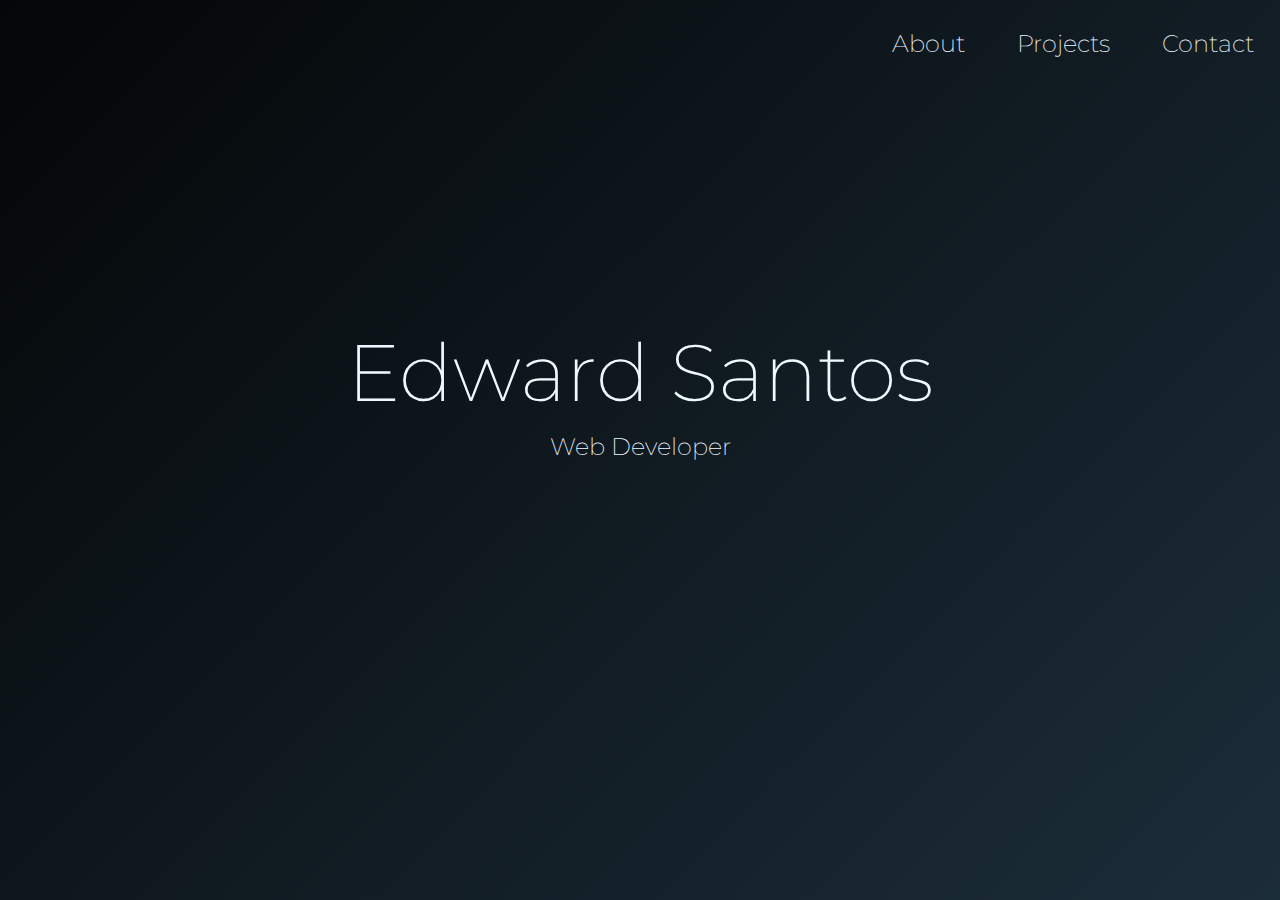
<file: index.html>
<!DOCTYPE html>
<html lang="en">
<head>
    <meta charset="UTF-8">
    <meta name="viewport" content="width=device-width, initial-scale=1.0">
    <title>Edward Santos | Web Developer</title>
    <link rel="icon" href="./images/e-letter.svg" type="image/x-icon">
    <link href="https://cdn.jsdelivr.net/npm/bootstrap@5.3.3/dist/css/bootstrap.min.css" rel="stylesheet" integrity="sha384-QWTKZyjpPEjISv5WaRU9OFeRpok6YctnYmDr5pNlyT2bRjXh0JMhjY6hW+ALEwIH" crossorigin="anonymous">
    <link rel="preconnect" href="https://fonts.googleapis.com">
<link rel="preconnect" href="https://fonts.gstatic.com" crossorigin>
<link href="https://fonts.googleapis.com/css2?family=Montserrat:ital,wght@0,100..900;1,100..900&display=swap" rel="stylesheet">
    <link rel="stylesheet" href="styles.css">
</head>
<body>
    <nav>
        <a href="./pages/about.html" class="nav-item">About</a>
        <a href="./pages/projects.html" class="nav-item">Projects</a>
        <a href="./pages/contact.html" class="nav-item">Contact</a>
    </nav>
    <section id="hero">
        <h1>Edward Santos</h1>
        <p class="text">Web Developer</p>
    </section>
</body>
</html>
</file>
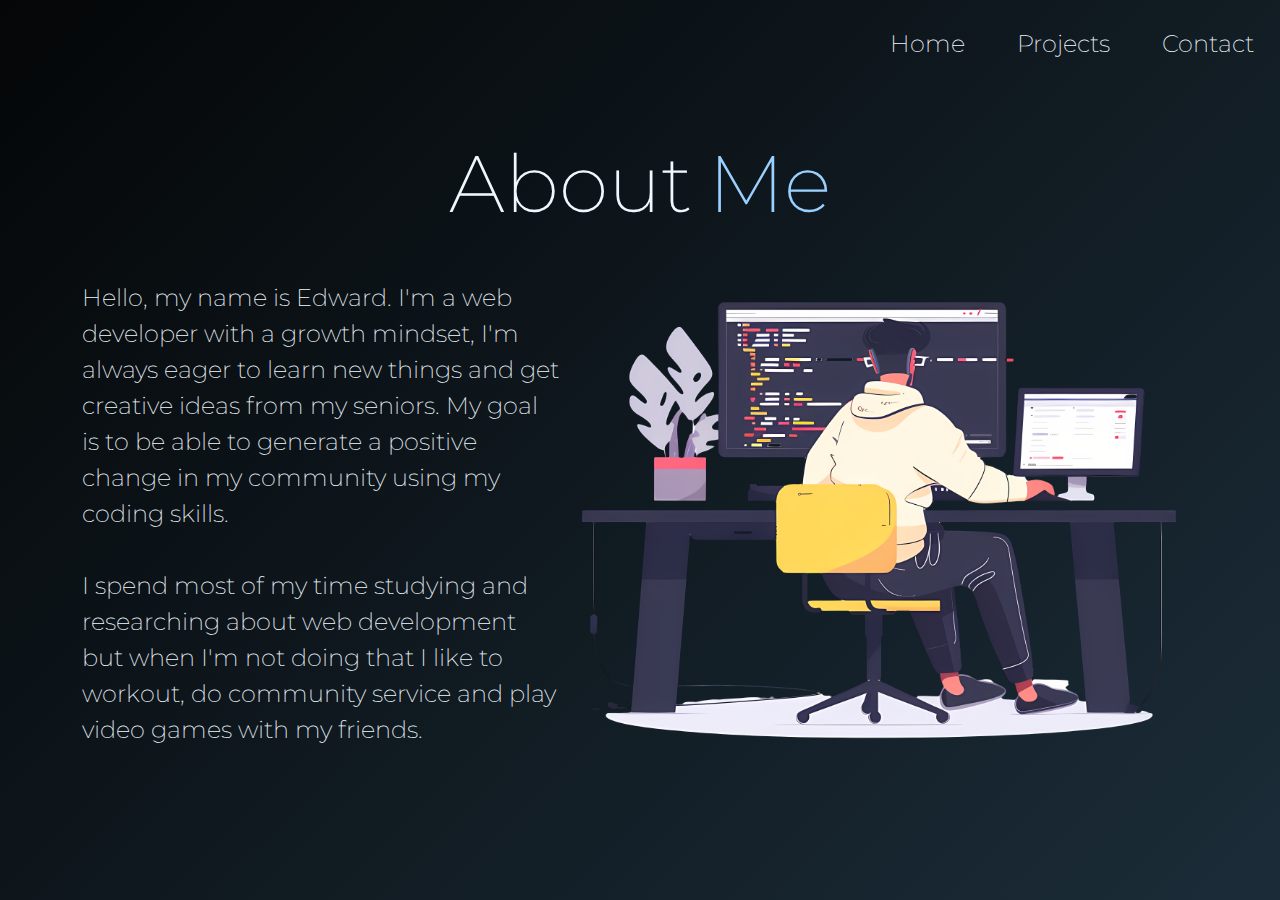
<file: pages/about.html>
<!DOCTYPE html>
<html lang="en">
<head>
    <meta charset="UTF-8">
    <meta name="viewport" content="width=device-width, initial-scale=1.0">
    <title>Edward Santos | Web Developer</title>
    <link rel="icon" href="../images/e-letter.svg" type="image/x-icon">
    <link href="https://cdn.jsdelivr.net/npm/bootstrap@5.3.3/dist/css/bootstrap.min.css" rel="stylesheet" integrity="sha384-QWTKZyjpPEjISv5WaRU9OFeRpok6YctnYmDr5pNlyT2bRjXh0JMhjY6hW+ALEwIH" crossorigin="anonymous">
    <link rel="preconnect" href="https://fonts.googleapis.com">
<link rel="preconnect" href="https://fonts.gstatic.com" crossorigin>
<link href="https://fonts.googleapis.com/css2?family=Montserrat:ital,wght@0,100..900;1,100..900&display=swap" rel="stylesheet">
    <link rel="stylesheet" href="../styles.css">
</head>
<body>
    <nav>
        <a href="../index.html" class="nav-item">Home</a>
        <a href="./projects.html" class="nav-item">Projects</a>
        <a href="./contact.html" class="nav-item">Contact</a>
    </nav>
    <section id="about">
        <h1 class="heading">About <span>Me</span></h1>
        <div class="container about-info">
            <p class="text">Hello, my name is Edward. I'm a web developer with a growth mindset, I'm always eager to learn new things and get creative ideas from my seniors. My goal is to be able to generate a positive change in my community using my coding skills.
<br><br>
            I spend most of my time studying and researching about web development but when I'm not doing that I like to workout, do community service and play video games with my friends. </p>
            <img src="../images/coding.png" alt="cartoon coding" height="480" class="about-img">
        </div>
    </section>
</body>
</html>
</file>
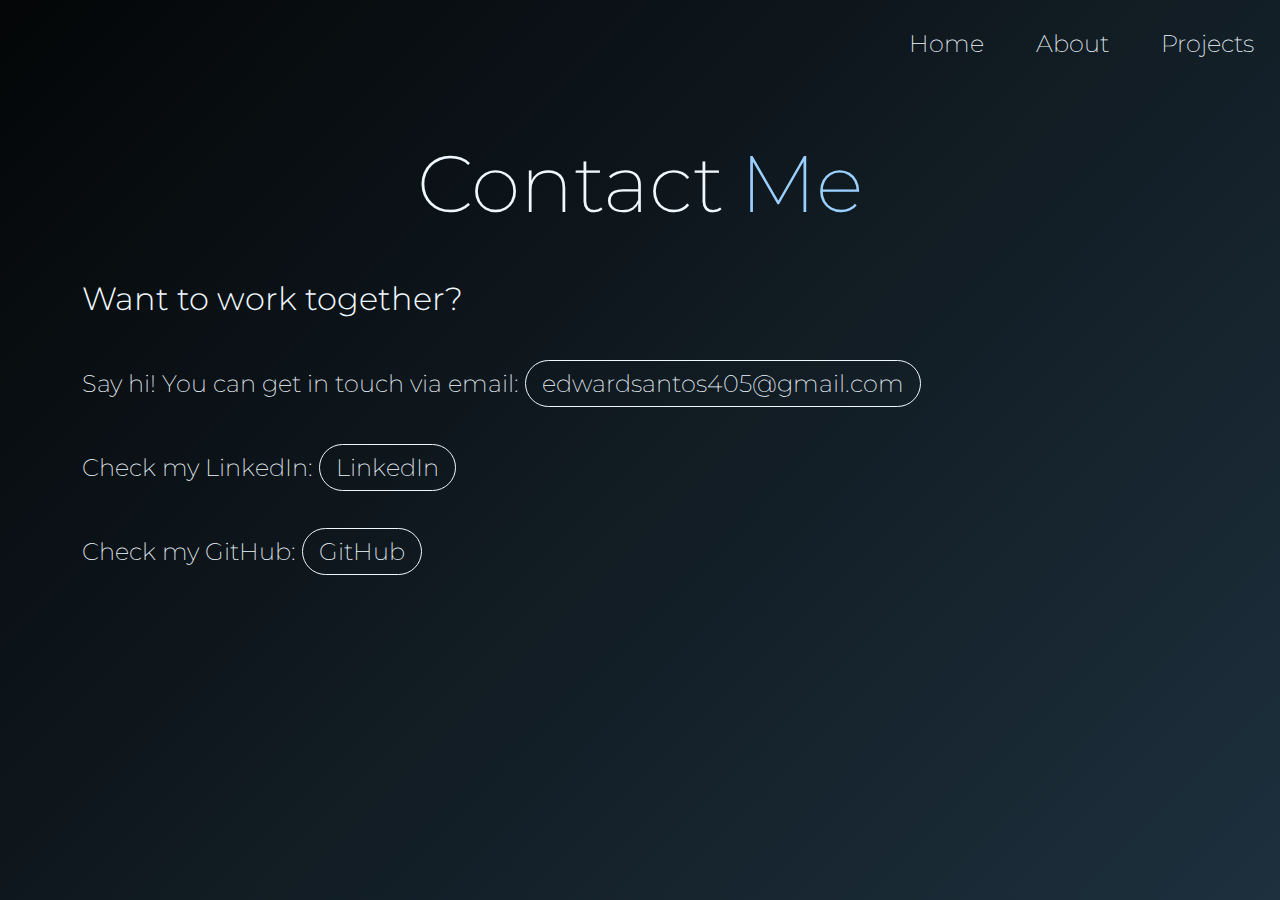
<file: pages/contact.html>
<!DOCTYPE html>
<html lang="en">
<head>
    <meta charset="UTF-8">
    <meta name="viewport" content="width=device-width, initial-scale=1.0">
    <title>Edward Santos | Web Developer</title>
    <link rel="icon" href="../images/e-letter.svg" type="image/x-icon">
    <link href="https://cdn.jsdelivr.net/npm/bootstrap@5.3.3/dist/css/bootstrap.min.css" rel="stylesheet" integrity="sha384-QWTKZyjpPEjISv5WaRU9OFeRpok6YctnYmDr5pNlyT2bRjXh0JMhjY6hW+ALEwIH" crossorigin="anonymous">
    <link rel="preconnect" href="https://fonts.googleapis.com">
<link rel="preconnect" href="https://fonts.gstatic.com" crossorigin>
<link href="https://fonts.googleapis.com/css2?family=Montserrat:ital,wght@0,100..900;1,100..900&display=swap" rel="stylesheet">
    <link rel="stylesheet" href="../styles.css">
</head>
<body>
    <nav>
        <a href="../index.html" class="nav-item">Home</a>
        <a href="./about.html" class="nav-item">About</a>
        <a href="./projects.html" class="nav-item">Projects</a>
    </nav>
    <section id="contact">
        <h1 class="heading">Contact <span>Me</span></h1>
        <div class="container">
            <div class="row">
                <h2 class="mb-5">Want to work together?</h2>
                <p class="text mb-5">Say hi! You can get in touch via email:  <a href="mailto:edwardsantos405@gmail.com" class="link-text">edwardsantos405@gmail.com</a></p>

                <p class="text mb-5">Check my LinkedIn: <a href="https://www.linkedin.com/in/edward-santos-/" class="link-text">LinkedIn</a></p>

                <p class="text">Check my GitHub: <a href="https://github.com/EdwardS02" class="link-text">GitHub</a></p>
            </div>
        </div>
    </section>
</body>
</html>
</file>
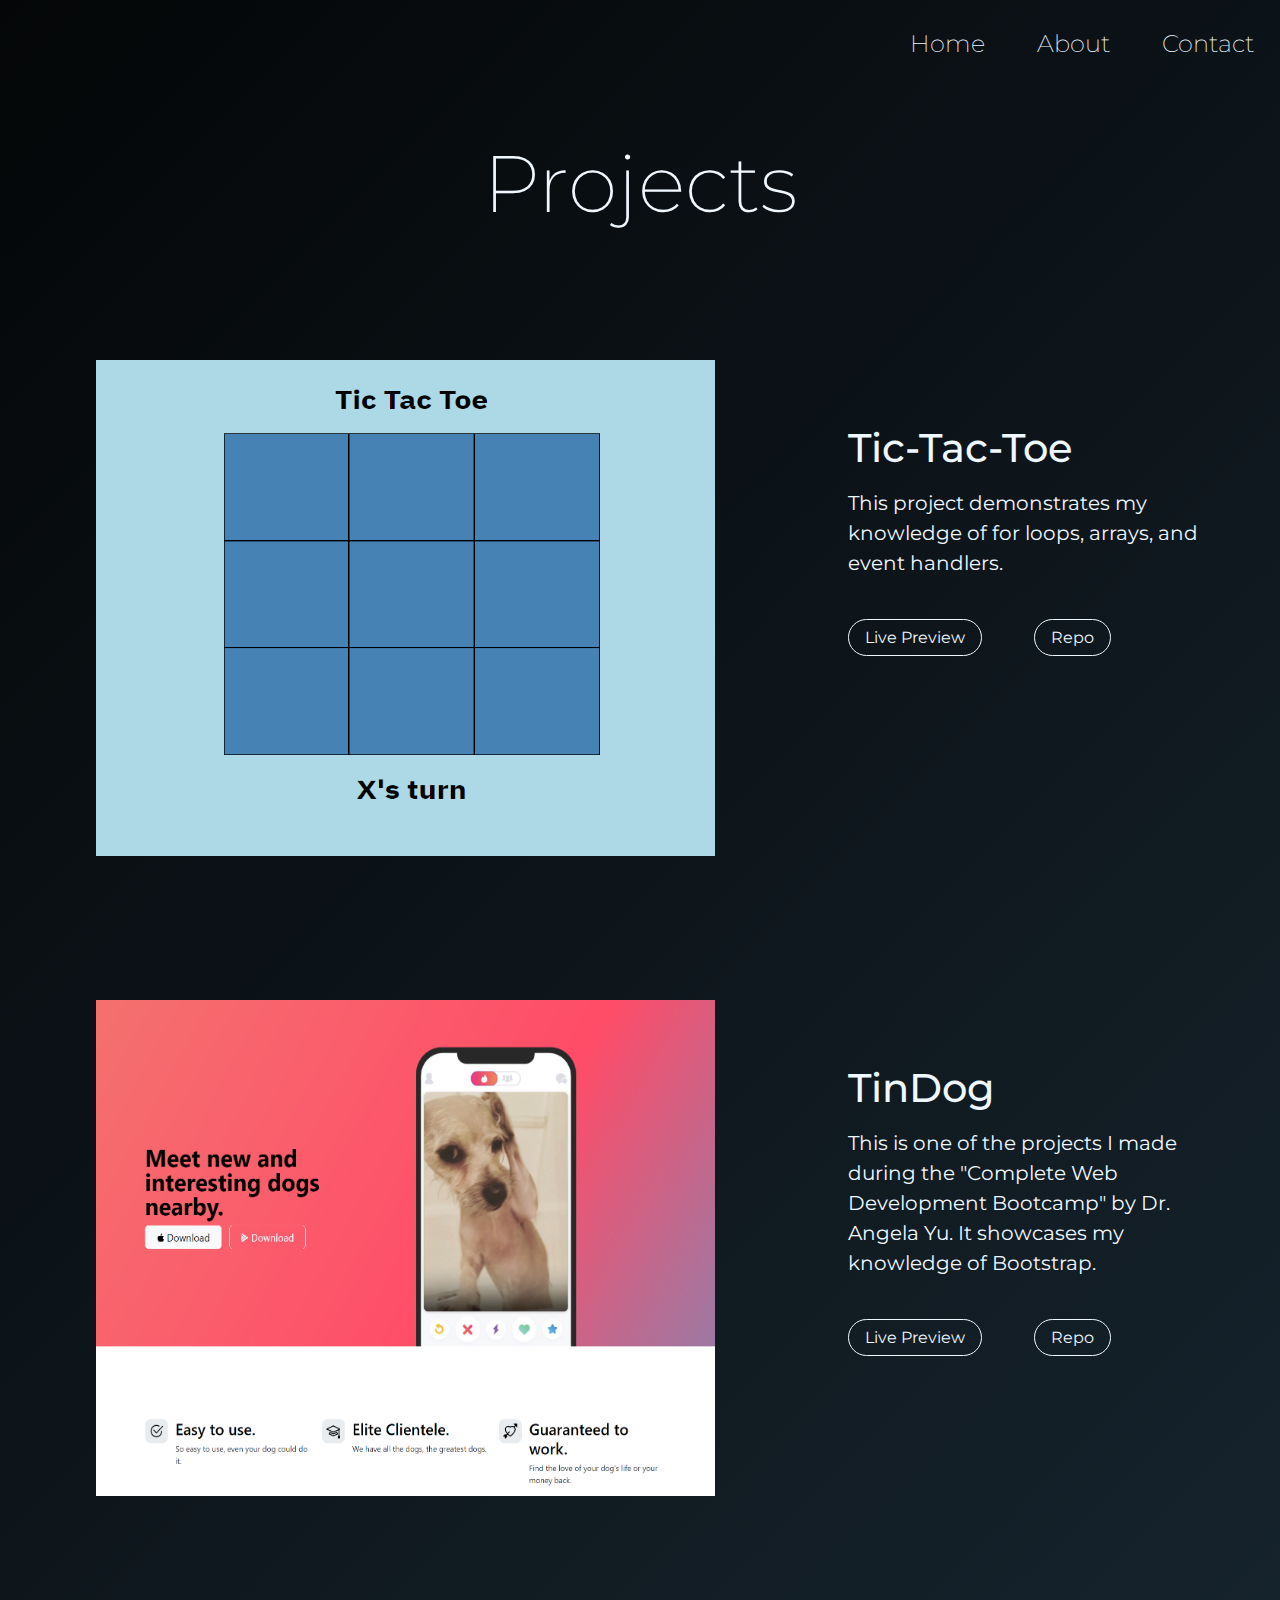
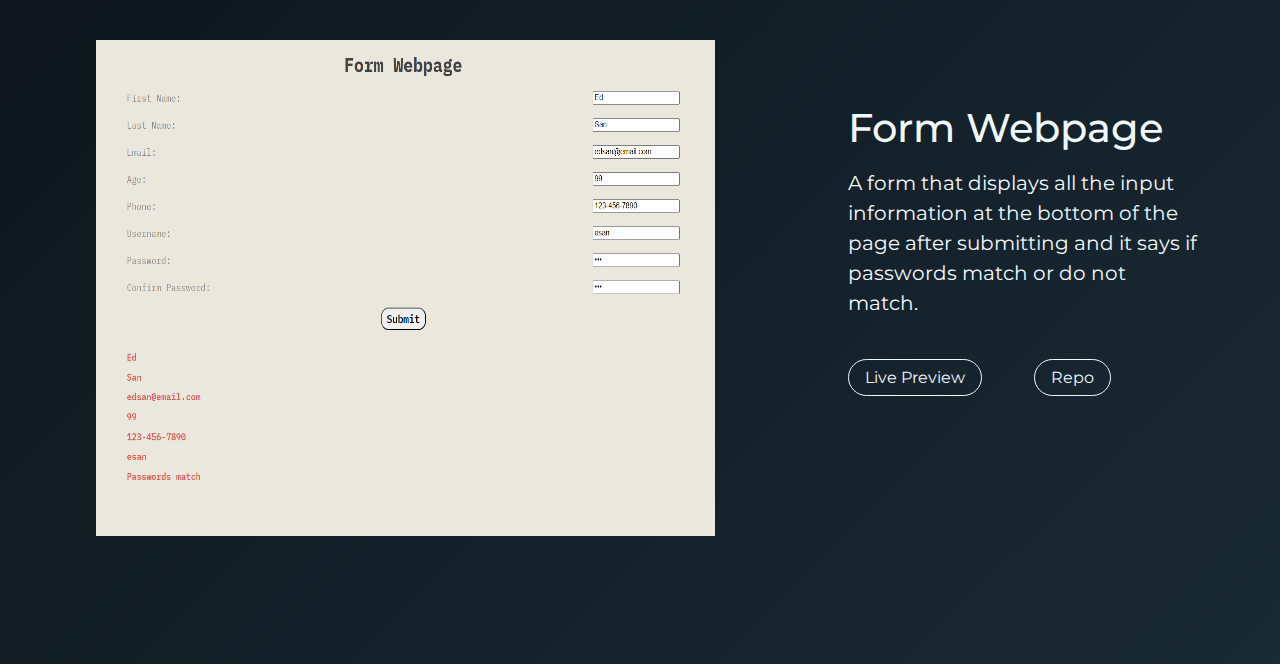
<file: pages/projects.html>
<!DOCTYPE html>
<html lang="en">
<head>
    <meta charset="UTF-8">
    <meta name="viewport" content="width=device-width, initial-scale=1.0">
    <title>Edward Santos | Web Developer</title>
    <link rel="icon" href="../images/e-letter.svg" type="image/x-icon">
    <link href="https://cdn.jsdelivr.net/npm/bootstrap@5.3.3/dist/css/bootstrap.min.css" rel="stylesheet" integrity="sha384-QWTKZyjpPEjISv5WaRU9OFeRpok6YctnYmDr5pNlyT2bRjXh0JMhjY6hW+ALEwIH" crossorigin="anonymous">
    <link rel="preconnect" href="https://fonts.googleapis.com">
<link rel="preconnect" href="https://fonts.gstatic.com" crossorigin>
<link href="https://fonts.googleapis.com/css2?family=Montserrat:ital,wght@0,100..900;1,100..900&display=swap" rel="stylesheet">
    <link rel="stylesheet" href="../styles.css">
</head>
<body>
    <nav>
        <a href="../index.html" class="nav-item">Home</a>
        <a href="./about.html" class="nav-item">About</a>
        <a href="./contact.html" class="nav-item">Contact</a>
    </nav>
    <section id="projects">
        <h1 class="heading">Projects</h1>
        <div class="project-container">
           <a href="https://edwards02.github.io/tic-tac-toe/" class="showcase" target="_blank">
                <div class="image-container">
                    <img src="../images/tic-tac-toe.png" alt="tic-tac-toe page" class="project-image">
                </div>
            </a>
            <div class="project-desc">
                <h3 class="mb-3 fs-1">Tic-Tac-Toe</h3>
                <p class="mb-5 fs-5">This project demonstrates my knowledge of for loops, arrays, and event handlers.</p>
                <a href="https://edwards02.github.io/tic-tac-toe/" class="link-text" target="_blank">Live Preview</a>
                <a href="https://github.com/EdwardS02/tic-tac-toe" class="link-text mx-5" target="_blank">Repo</a>
            </div>
           
        </div>
       
        <div class="project-container">
            <a href="https://edwards02.github.io/tindog/" class="showcase" target="_blank">
                <div class="image-container">
                    <img src="../images/tindog.png" alt="tindog page" class="project-image">
                </div>
            </a>
            <div class="project-desc">
                <h3 class="mb-3 fs-1">TinDog</h3>
                <p class="mb-5 fs-5">This is one of the projects I made during the "Complete Web Development Bootcamp" by Dr. Angela Yu. It showcases my knowledge of Bootstrap.</p>
                <a href="https://edwards02.github.io/tindog/" class="link-text" target="_blank">Live Preview</a>
                <a href="https://github.com/EdwardS02/tindog" class="link-text mx-5"  target="_blank">Repo</a>
            </div>
         </div>

         <div class="project-container">
            <a href="https://edwards02.github.io/form-webpage/" class="showcase" target="_blank">
                 <div class="image-container">
                     <img src="../images/form.png" alt="form page" class="project-image">
                 </div>
             </a>
             <div class="project-desc">
                 <h3 class="mb-3 fs-1">Form Webpage</h3>
                 <p class="mb-5 fs-5">A form that displays all the input information at the bottom of the page after submitting and it says if passwords match or do not match.</p>
                 <a href="https://edwards02.github.io/form-webpage/" class="link-text" target="_blank">Live Preview</a>
                 <a href="https://github.com/EdwardS02/form-webpage" class="link-text mx-5" target="_blank">Repo</a>
             </div>
            
         </div>
    </section>


</body>
</html>
</file>
<file: styles.css>
body {
    margin: 0;
    padding: 0;
    font-family: "Montserrat", sans-serif;
    background: linear-gradient(315deg, #c66975, #793b4a, #213645, #040607);
    background-size: 400% 400%;
    animation: gradient 15s ease infinite;
    height: 100%;
  }
  
  @keyframes gradient {
    0% {
      background-position: 0% 50%;
    }
    50% {
      background-position: 100% 50%;
    }
    100% {
      background-position: 0% 50%;
    }
  }

nav {
    display: flex;
    justify-content: end;
    gap: 2rem;
    padding: 1rem;
}

.nav-item {
    text-decoration: none;
    text-align: center;
    color: aliceblue;
    font-size: 1.5rem;
    font-weight: 200;
    padding: 10px;
    transition: .3s;
}

.nav-item:hover, span {
    color: rgb(154, 208, 255);
    transition: .3s;
}

#hero {
    display: flex;
    flex-direction: column;
    height: 70vh;
    justify-content: center;
    align-items: center;
}

h1 {
    color: aliceblue;
    font-size: 5rem;
    font-weight: 200;
}

.text {
    color: aliceblue;
    font-weight: 200;
    font-size: 1.5rem;
}

.heading {
  display: flex;
  justify-content: center;
  gap: 1rem;
  margin: 3rem;
}

.container {
  display: flex;
}

.project-container {
  display: flex;
  margin: 7rem 5rem;
  gap: 3rem;
}

.image-container {
  width: 45rem;
  height: 33rem;
  padding: 1rem;
  transition: .3s;
}

.project-image {
  width: 90%;
  height: 100%;
}

.image-container:hover {
  background-color: #04060772;
  transition: 1s;
}

.project-desc {
  color: aliceblue;
  position: relative;
  top: 5rem;
}

.link-text {
  color: aliceblue;
  text-decoration: none;
  border: 1px solid aliceblue;
  padding: .5rem 1rem;
  border-radius: 1.5rem;
  transition: .3s;
}

.link-text:hover {
  color: #040607;
  background-color: aliceblue;
  transition: .3s;
}

h2 {
  color: aliceblue;
  font-weight: 300;
}

@media (max-width: 1250px) {
  .project-container {
    flex-direction: column;
    margin-bottom: 15rem;
  }

  .project-desc {
    margin-top: -5rem;
  }

  .about-info {
    display: flex;
    flex-direction: column;
  }

  .about-img {
    height: auto;
  }

  .image-container {
    max-width: 100%;
    width: auto;
    height: auto;
  }
}
</file>
